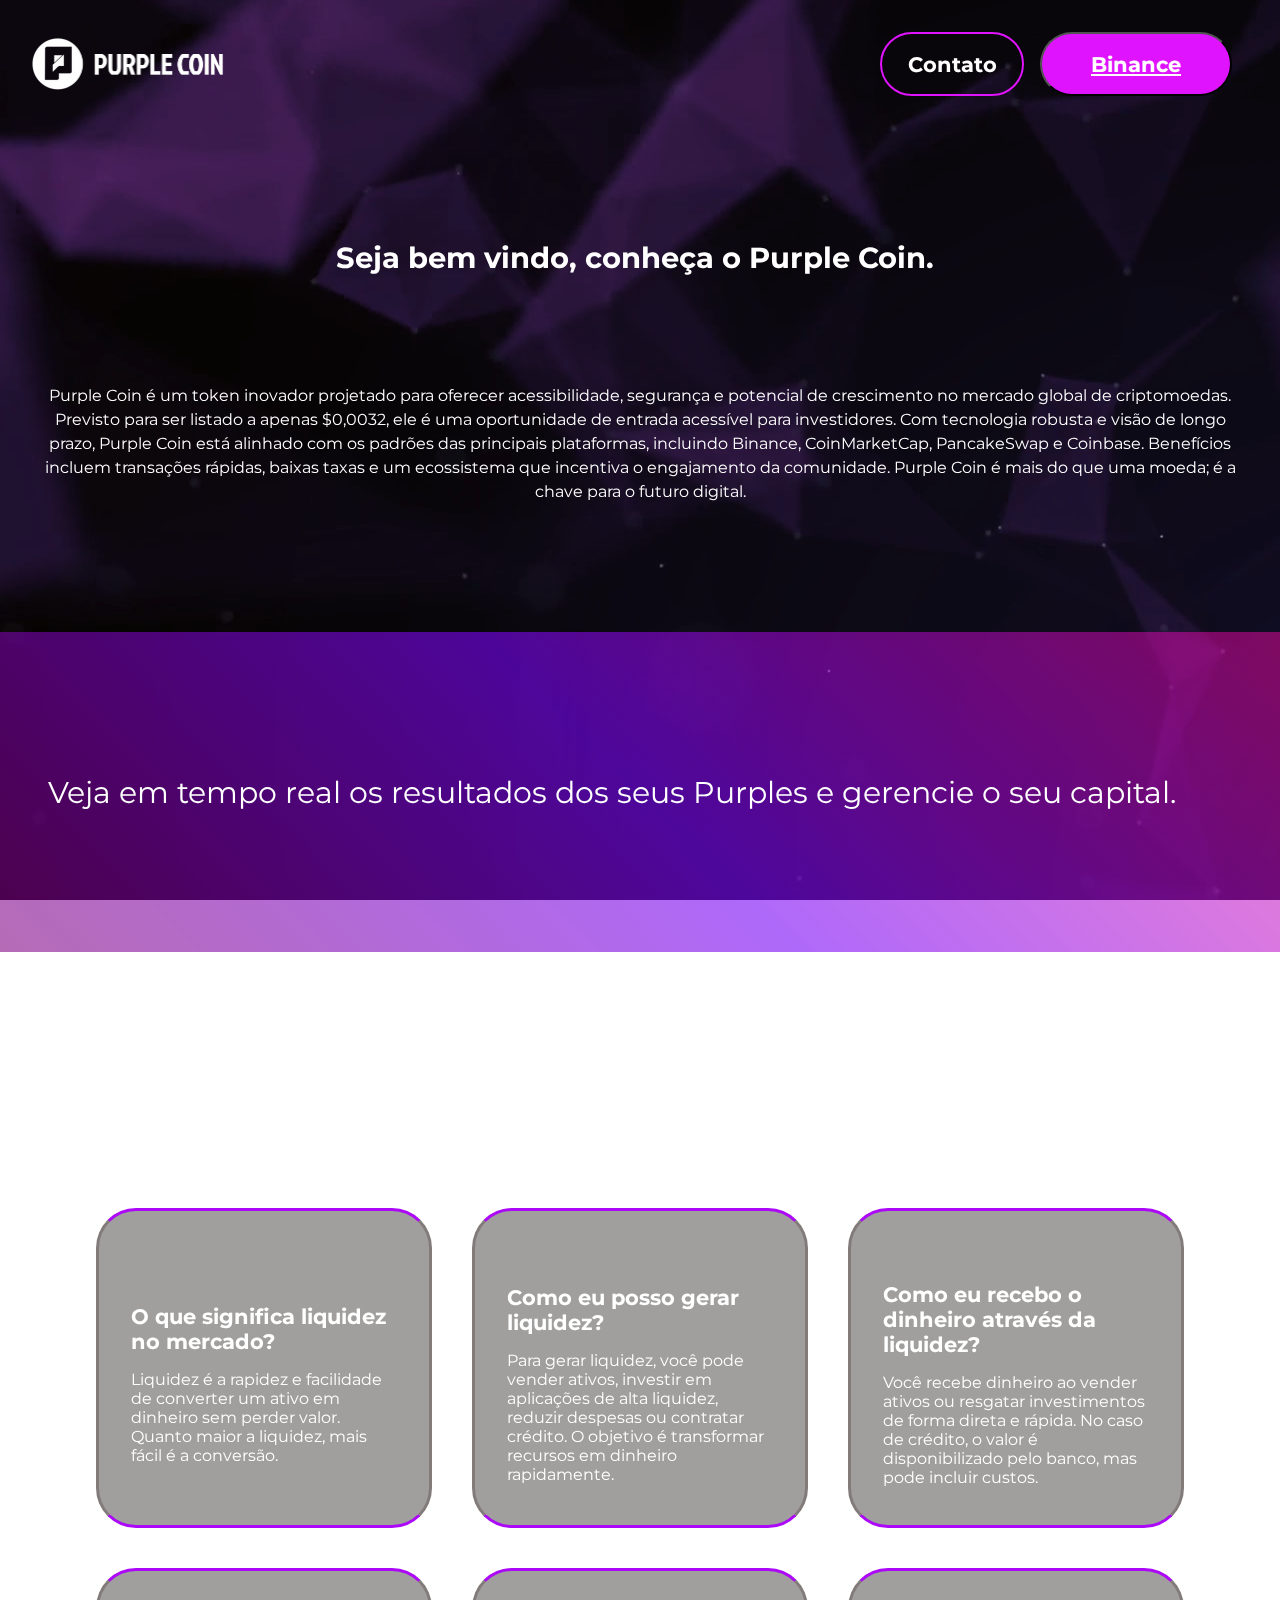
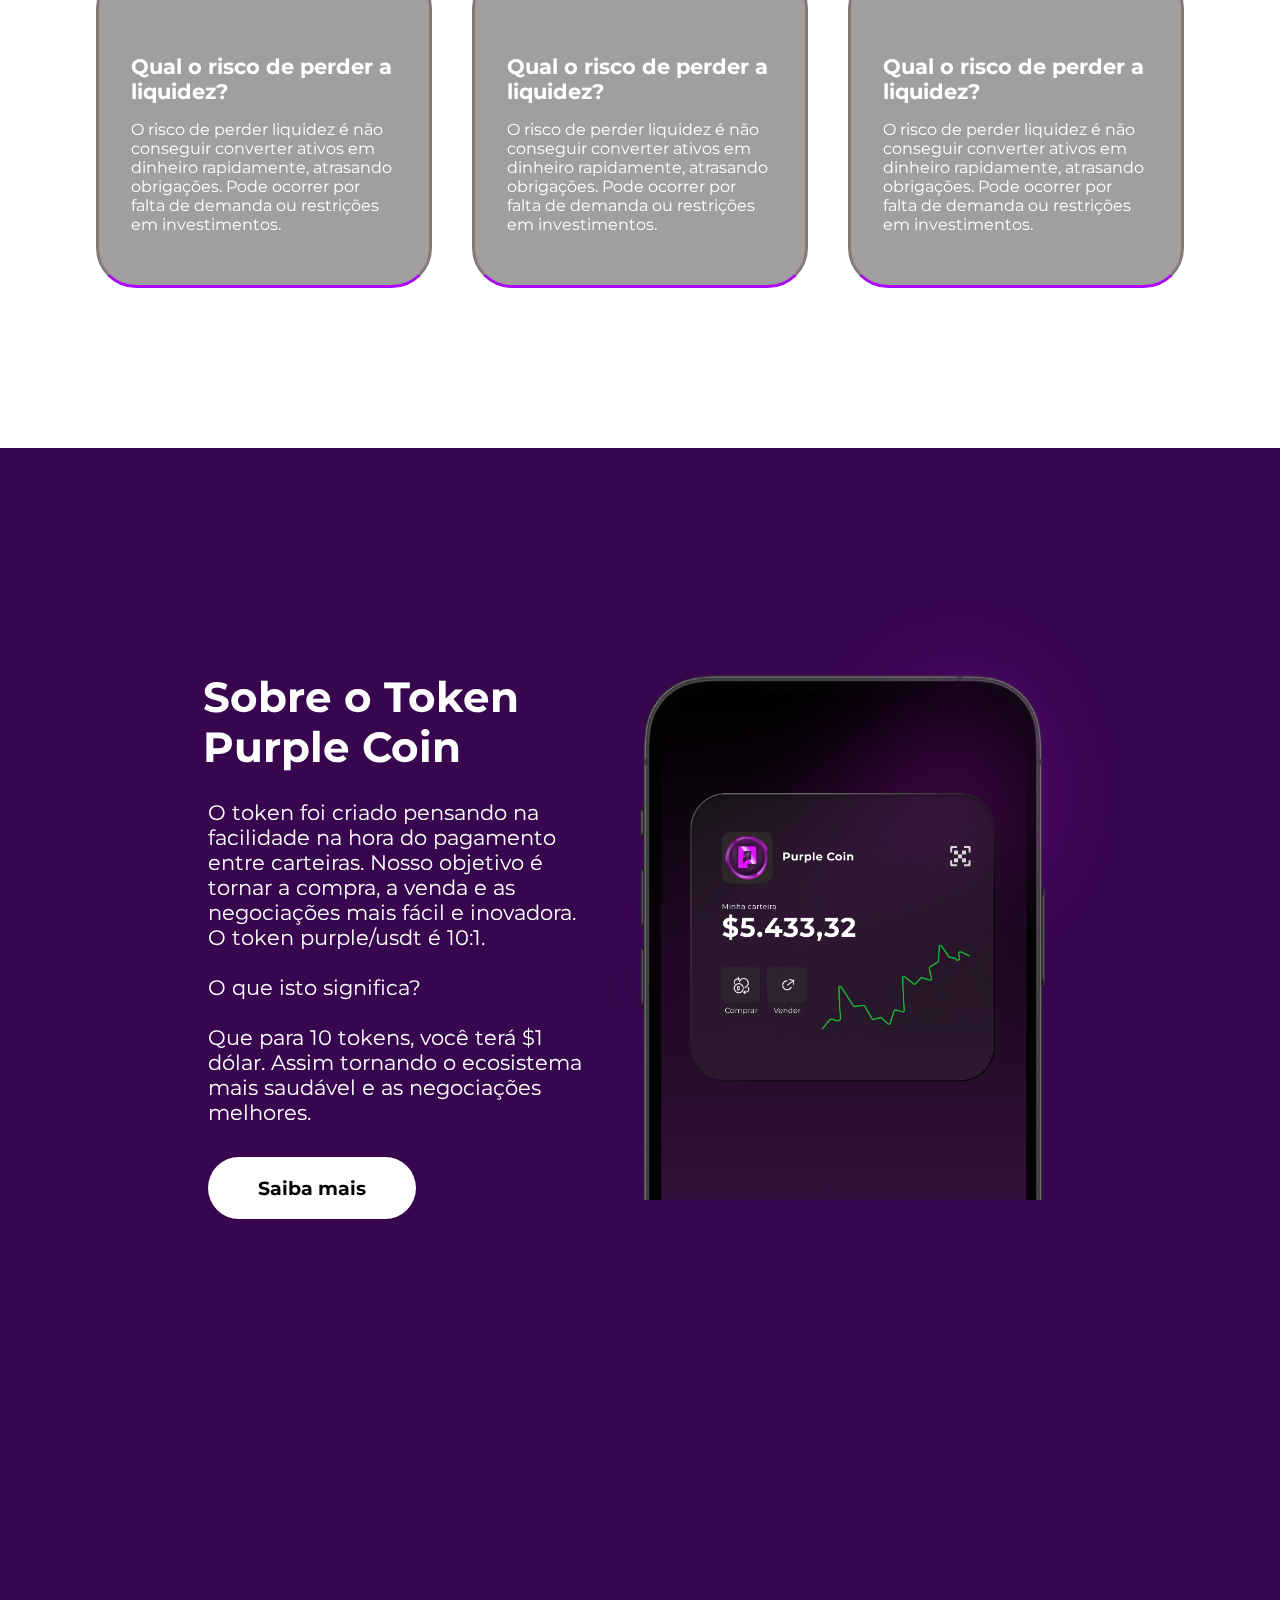
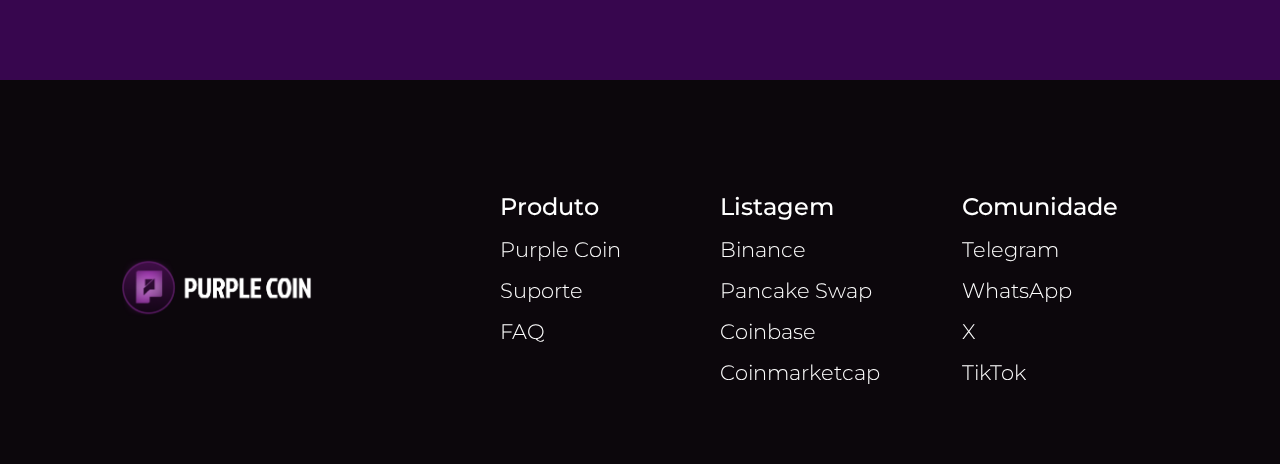
<file: index.html>
<!DOCTYPE html>
<html lang="pt-br">
  <head>
    <meta charset="UTF-8" />
    <meta name="viewport" content="width=device-width, initial-scale=1.0" />
    <title>PurpleCoin - Conheça o novo</title>
    <link rel="stylesheet" href="https://fonts.google.com/" />
  
    <link
      rel="stylesheet"
      href="https://cdnjs.cloudflare.com/ajax/libs/font-awesome/6.6.0/css/all.min.css"
    />
    <link rel="stylesheet" href="styles.css" />
  </head>
<body>
 <!--NAVBAR MOBILE-->
  <header class="navbar-mobile">
    <nav class="navbar">
    <div class="hamburger">
      <div class="line"></div>
      <div class="line"></div>
      <div class="line"></div>
    </div>
    <ul class="nav-links" id="nav-links">
      <li><a href="page2.html">Entrar</a></li>
      <li><a href="https://www.binance.com/pt-BR" target="_blank" rel="Binance">Binance</a></li>
    </ul>
  </nav>
</header>



 <!--NAVBAR DESKTOP-->

    <header>
      <img class="logotipo" src="assets/images/logo-2.png" alt="" />
      <nav class="menu">
        <a href="page2.html">
          <button class="Entrar" target="_blank" rel="Entrar">Contato</button>
        </a>
        <a href="https://www.binance.com/pt-BR" target="_blank" rel="Binance">
            <button class="Binance">Binance</button>
          </a>
        </nav>
        
        
    </header>
       
    <!--BACKGROUND VÍDEO-->
   
    
      <div class="video-container">
        <video autoplay muted loop class="video-background">
          <source
            src="assets/videos/12920678-hd_1920_1080_30fps.mp4"
            type="video/mp4"
          />
          Seu navegador não suporta a tag de vídeo.
        </video>
      </div>
      </div>
  

    <!--MAIN-->

    <section>
      <div class="text-purple"><h3>
        Seja bem vindo, conheça o Purple Coin.</h3>
        </div>
        
      
    <p class="text-introduction">Purple Coin é um token inovador projetado para oferecer 
      acessibilidade, segurança e potencial de crescimento no mercado 
      global de criptomoedas. Previsto para ser listado a apenas $0,0032, 
      ele é uma oportunidade de entrada acessível para investidores. 
      Com tecnologia robusta e visão de longo prazo, Purple Coin está 
      alinhado com os padrões das principais plataformas, incluindo Binance, 
      CoinMarketCap, PancakeSwap e Coinbase. Benefícios incluem transações 
      rápidas, baixas taxas e um ecossistema que incentiva o engajamento 
      da comunidade. Purple Coin é mais do que uma moeda; 
      é a chave para o futuro digital.</p>

      <div class="real-time-all">  
      <h1>Veja em tempo real os resultados dos seus
          Purples  e gerencie
          o seu capital.
        </h1>
        </div>
      </section>

    <section> 
      
      <div class="box-duvidas">
        <div class="duvidas-h1">
        <h1>O que você precisa saber sobre o token: </h1>
      </div> 
      
         <div class="box-caixas">
          <div>
            <h3>O que significa liquidez no mercado?</h3>
            <p>Liquidez é a rapidez e 
            facilidade de converter um ativo em dinheiro sem perder valor. 
            Quanto maior a liquidez, mais fácil é a conversão.</p>
          </div>

          <div>
            <h3>Como eu posso gerar liquidez?</h3>
            <p>
              Para gerar liquidez, você pode vender ativos, 
              investir em aplicações de alta liquidez, 
              reduzir despesas ou contratar crédito. 
              O objetivo é transformar recursos 
              em dinheiro rapidamente.</p>
            </div>

          <div><h3>Como eu recebo o dinheiro através da liquidez?</h3>
          <p>
            Você recebe dinheiro ao vender ativos ou resgatar 
            investimentos de forma direta e rápida. 
            No caso de crédito, o valor é disponibilizado 
            pelo banco, mas pode incluir custos.</p>
          </div>

          <div><h3>Qual o risco de perder a liquidez?</h3>
            <p>
              O risco de perder liquidez é não conseguir converter 
              ativos em dinheiro rapidamente, atrasando obrigações. 
              Pode ocorrer por falta de demanda 
              ou restrições em investimentos.</p>
        </div>

        <div><h3>Qual o risco de perder a liquidez?</h3>
          <p>
            O risco de perder liquidez é não conseguir converter 
            ativos em dinheiro rapidamente, atrasando obrigações. 
            Pode ocorrer por falta de demanda 
            ou restrições em investimentos.</p>
      </div>

      <div><h3>Qual o risco de perder a liquidez?</h3>
        <p>
          O risco de perder liquidez é não conseguir converter 
          ativos em dinheiro rapidamente, atrasando obrigações. 
          Pode ocorrer por falta de demanda 
          ou restrições em investimentos.</p>
    </div>
        </div>
    </section>


    <section>
      <div class="about-purple">
      
       
       <h1>Sobre o Token <br> Purple Coin</h1>
      
       <p>O token foi criado pensando na facilidade
        na hora do pagamento entre carteiras. 
        Nosso objetivo é tornar a compra, a venda 
        e as negociações mais fácil e inovadora.
        O token purple/usdt é 10:1. <br><br>
        O que isto significa? <br><br>
        Que para 10 tokens, você terá $1 dólar. 
        Assim tornando o ecosistema mais 
        saudável e as negociações melhores.</p>

        <img src="assets/images/smartphone-2.png" alt="">
        <div><button class="btn-about">Saiba mais</button>

</div>
  </div>
    </div>
   
    
    </section>

      
    <!--footer-->
    <footer>
      
      <div class="footer-all">
        <img class="logotipo-footer" src="assets/images/logo.png" alt="imagem não disponível" />
       

        <div class="procuct">
          <p>Produto</p>
          <a href="#">Purple Coin</a>
          <a href="#">Suporte</a>
          <a href="#">FAQ</a>
        </div>

        <div class="Listing">
          <p>Listagem</p>
          <a href="#">Binance</a>
          <a href="#">Pancake Swap</a>
          <a href="#">Coinbase</a>
          <a href="#">Coinmarketcap</a>
        </div>
        <div>

        </div>
   
       
      <div class="community">
        <p>Comunidade</p>
          <a href="#">Telegram</a>
          <a href="#">WhatsApp</a>
          <a href="#">X</a>
          <a href="#">TikTok</a>
        </div>      
      </div>
      
    </footer>
    <script>
      const navBar = document.getElementById ("hamburger");
      const hamburger = document.querySelector('.hamburger')
      const navLinks = document.querySelector('.nav-links')
      
      hamburger.addEventListener('click', () => {
        hamburger.classList.toggle('active');
        navLinks.classList.toggle('active');
      })
      
     
      </script>
  </body>
</html>

<!--PARA SUBIR PARA O REPOSITÓRIO: 
GIT ADD. 
GIT STATUS
GIT COMMIT -M "ALTERAÇÃO"
GIT PUSH ORIGIN CONFIGURACOES-GERAIS
(TUDO EM MINÚSCULO)-->
</file>
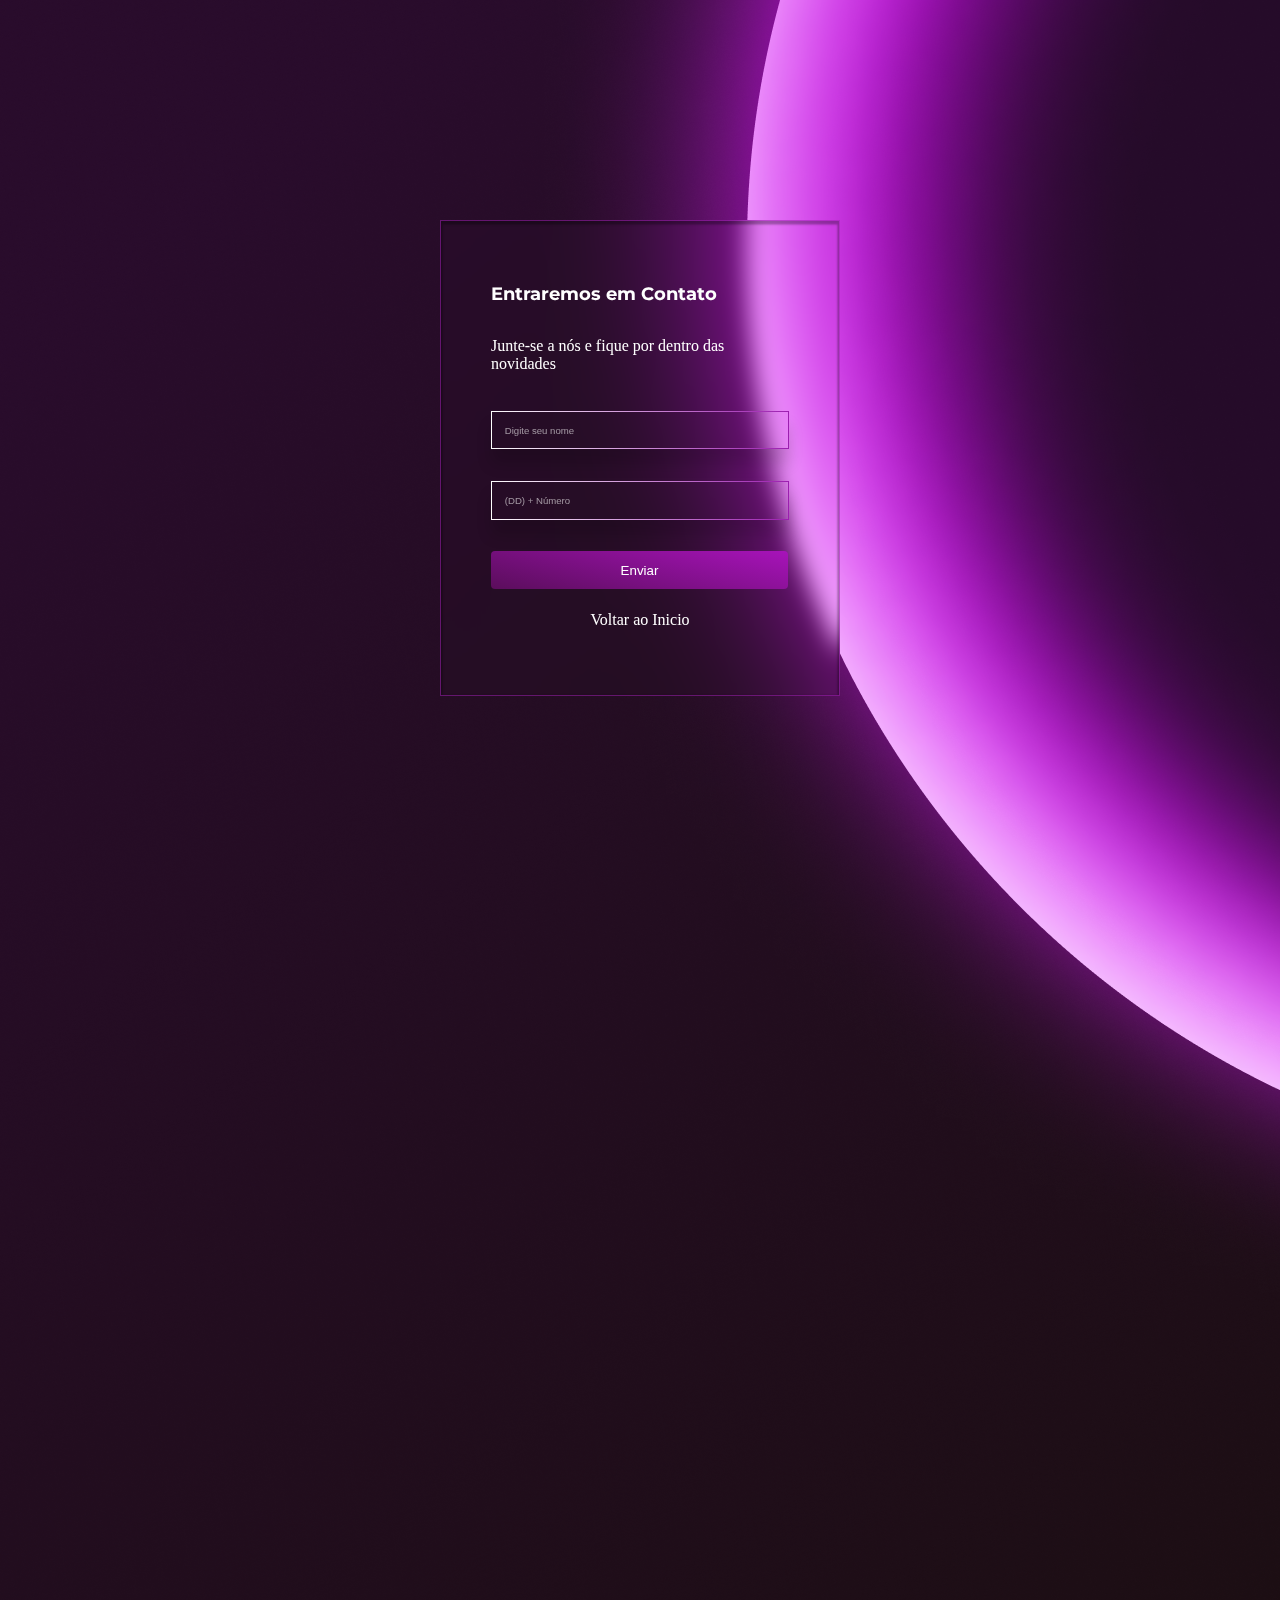
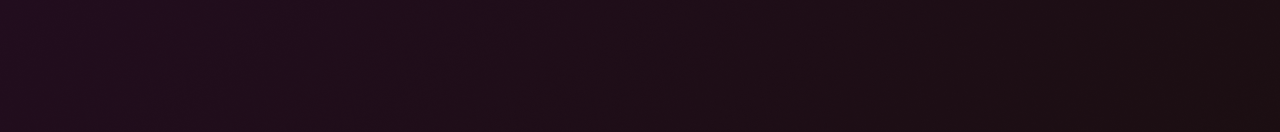
<file: page2.html>
<!DOCTYPE html>
<html lang="en">
  <head>
    <meta charset="UTF-8" />
    <meta name="viewport" content="width=device-width, initial-scale=1.0" />
    <title>Page Entrar</title>
    <link rel="stylesheet" href="page2.css" />
  </head>
  <body>
    <div class="elements-form">
      <div class="inputs">
        <h1 class="text1">Entraremos em Contato</h1>
        <p>Junte-se a nós e fique por dentro das novidades</p>
        <input type="text" placeholder="Digite seu nome" />
        <input
          type="tel"
          id="phone"
          name="phone"
          placeholder="(DD) + Número"
          pattern="\(\d{2}\)\s\d{5}-\d{4}"
        />
        <button type="button">Enviar</button>
        <a href="index.html">
          <p class="voltar">Voltar ao Inicio</p>
        </a>
      </div>
      <img
        class="background-page2"
        src="assets/images/background-page2.png"
        alt=""
      />
    </div>
    <script src="pageCantado.js" defer></script>
  </body>
</html>

<!--PARA SUBIR PARA O REPOSITÓRIO: 
GIT ADD. 
GIT STATUS
GIT COMMIT -M "ALTERAÇÃO"
GIT PUSH ORIGIN CONFIGURACOES-GERAIS
(TUDO EM MINÚSCULO)-->
</file>
<file: styles.css>
@charset "UTF-8";
@import url("https://fonts.googleapis.com/css2?family=Montserrat:ital,wght@0,100..900;1,100..900&family=Poppins:ital,wght@0,100;0,200;0,300;0,400;0,500;0,600;0,700;0,800;0,900;1,100;1,200;1,300;1,400;1,500;1,600;1,700;1,800;1,900&display=swap");
@import url("https://fonts.googleapis.com/css2?family=Jockey+One&family=Montserrat:ital,wght@0,100..900;1,100..900&family=Poppins:ital,wght@0,100;0,200;0,300;0,400;0,500;0,600;0,700;0,800;0,900;1,100;1,200;1,300;1,400;1,500;1,600;1,700;1,800;1,900&display=swap");

* {
  margin: 0;
  padding: 0;
  box-sizing: border-box;
  list-style: none;
  zoom: 100%;
  background-color: hsla(0, 0%, 0%, 0);
  font-family: "Montserrat";
}

body,
ul,
li,
a {
  list-style: none;
  overflow-x: hidden;
  font-size: 1rem;
  color: #fff;
  
}

/*header, butões e logotipo Mobile */

.navbar {
  display: flex;
  justify-content: space-between;
  align-items: center;
  padding: 1rem;
  margin: -1rem 0 0 14rem;
  background-color: transparent;
  color: white;
}

.nav-links {
  align-items: start;
  display: none; /* Esconde o menu por padrão */
  flex-direction: column;
  position: absolute;
  top: 60px;
  right: 10px;
  background: transparent;
  border-radius: 5px;
  box-shadow: transparent;
  z-index: 10;
}

.nav-links.active {
  display: flex; /* Mostra o menu quando ativo */
}

.nav-links li {
  padding: 10px;
  text-align: right;
}

.nav-links a {
  color: white;
  font-size: 1rem;
}

/* Hamburger */
.hamburger {
  cursor: pointer;
  display: flex;
  flex-direction: column;
  gap: 5px;
}

.hamburger .line {
  width: 25px;
  height: 3px;
  background: rgb(255, 8, 214);
  border-radius: 2px;
  transition: 0.3s;
}

/* Animação de hambúrguer ativo */
.hamburger.active .line:nth-child(1) {
  transform: rotate(45deg) translate(5px, 5px);
}

.hamburger.active .line:nth-child(2) {
  opacity: 0;
}

.hamburger.active .line:nth-child(3) {
  transform: rotate(-45deg) translate(5px, -5px);
}

.logotipo {
  margin: -14.5rem 0 0 -1rem;
  padding: 0;
  width: 20rem;
  cursor: pointer;
}

/*header, butões e logotipo desktop */

nav {
  display: none;
  gap: 1rem;
}

button {
  border-radius: 3.125rem;
  padding: 0.75rem 1.25rem;
  font-family: "Montserrat", sans-serif;
  font-size: 1.2rem;
  cursor: pointer;
  font-weight: bold;
  transition: all 0.3s ease;
}

.Entrar {
  font-size: 1.7rem;
  border: 2px solid rgba(224, 19, 255, 1);
  background-color: transparent;
  color: #ffffff;
  width: 12rem;
  height: 4rem;
}

.Entrar:hover {
  box-shadow: 0 0 10px 3px rgba(224, 19, 255, 1);
  text-shadow: 0 0 5px rgba(224, 19, 255, 1), 0 0 10px rgba(224, 19, 255, 1);
}

.Binance:hover {
  background-color: rgba(224, 19, 255, 0.76);
}

header {
  display: flex;
  justify-content: space-between;
  align-items: center;
  padding: 3rem;
  gap: 2rem;
}

.logotipo {
  width: 7rem;
  cursor: pointer;
}

.Binance {
  font-size: 1.7rem;
  text-decoration: none;
  color: #fff;
  background-color: rgb(224, 19, 255);

  width: 17rem;
  height: 4rem;
  display: flex;
  align-items: center;
  justify-content: center;
}
.text-purple h3 {
  padding: 1rem 2rem;
  display: flex;
  text-align: center;
  margin-left: -0.9rem;
  margin-top: 3rem;
  font-family: "Montserrat";
  font-size: 1.8rem;
}

.text-introduction {
  display: flex;
  text-align: center;
  line-height: 1.5rem;
  width: 100%;
  font-size: 1rem;
  padding: 2rem;
  margin-top: 10rem;
}

/*vídeo background*/

.video-container {
  position: fixed;
  top: 0;
  left: 0;
  width: 100%;
  height: 100%;
  overflow: hidden;
  z-index: -1;
}

.video-background {
  display: flex;
  position: absolute;
  top: 50%;
  left: 50%;
  min-width: 100%;
  min-height: 100%;
  width: auto;
  height: auto;
  transform: translate(-50%, -50%);
}

/*box texto em tempo real */

/*tempo-real*/

.real-time-all h1 {
  font-weight: 400;
  margin: 6rem 0;
  padding: 3rem;
  align-items: center;
  font-size: 1.9rem;
  background-image: linear-gradient(
    45deg,
    rgba(128, 0, 128, 0.581),
    rgba(122, 6, 246, 0.603),
    rgba(236, 8, 160, 0.504)
  );
  width: 100%;
  height: 20rem;
}

/*Dúvidas*/

.box-duvidas {
  justify-content: center;
  padding-top: 20rem;
  display: grid;
  align-items: center;
}

div h1 {
  padding: 4rem;
  position: absolute;
  text-align: center;
  font-size: 1.8rem;
  font-family: "Montserrat";
  margin: 10rem -10rem 49rem 68rem;
  width: 30rem;
  display: flex;
}

.box-caixas {
  margin-top: -51rem;
  padding: 73rem;
  grid-column: auto;
  display: grid;
  flex-direction: column;
  grid-template-columns: 1fr;
  gap: 40px;
  justify-content: center;
  align-items: center;
  width: 100%;
}

.box-caixas div {
  border-color: #ac08f8 rgba(49, 26, 22, 0.268);
  border-style: solid;
  padding: 1rem;
  display: flex;
  background-color: rgba(74, 72, 70, 0.524);
  width: 21rem;
  height: 20rem;
  border-radius: 40px;
  flex-direction: column;
  justify-content: center;
}

.box-caixas div p {
  margin-top: 1rem;
  text-align: start;
  font-size: 1rem;
  margin: 1rem;
}

.box-caixas div h3 {
  font-size: 1.3rem;
  text-align: start;
  padding-top: 3rem;
  margin: 0px 1rem;
}

/*Sobre a Purple Coin*/

.about-purple {
  padding: 4rem;
  display: flex;
  margin-top: -63rem;
  align-items: center;
  flex-direction: column;
  background-color: #37064e;
  height: 77rem;
  width: 100%;
}

.about-purple h1 {
  display: flex;
  width: 100%;
  padding: 1rem;
  margin-left: -9rem;
  margin-top: -4rem;
  font-size: 2.6rem;
  text-align: center;
}
.about-purple p {
  padding: 0;
  margin-top: 6rem;
  margin-left: -1rem;
  font-size: 1.3rem;
  width: 100%;
  text-align: center;
}

.about-purple img {
  position: absolute;
  display: flex;
  width: 30rem;
  height: 30rem;
  margin-top: 35.4rem;
  margin-left: 0rem;
}

.btn-about {
  position: absolute;
  padding: 1.2rem;
  border-radius: 80px;
  font-size: 1.5rem;
  text-align: center;
  justify-content: center;
  display: flex;
  margin-left: -9.4rem;
  margin-top: 24rem;
  border-style: none;
  background-color: #fff;
  width: 19rem;
  height: 9;
  cursor: pointer;
}

.btn-about:hover {
  background-color: purple;
  color: #fff;
}

/*footer*/

.footer-all {
  padding: 2rem;
  display: flex;
  flex-direction: row;
  justify-content: space-around;
  text-decoration: none;
  list-style: none;
  color: #fff;
  font-family: "Montserrat";
  font-size: 4rem;
  margin-left: -40rem;
  margin-top: -33rem;
}

.logotipo-footer {
  display: flex;
  width: 10rem;
  transform: translateX(-50%);
  margin-top: 32rem;
  margin-left: 43rem;
  cursor: pointer;
}

.procuct {
  display: flex;
  flex-direction: column;
  margin-left: 39rem;
  margin-top: 38rem;
  position: absolute;
  font-size: 2.3rem;
  font-weight: 500;

  & a {
    display: none;
    text-decoration: none; /* Remove o sublinhado */
    color: inherit; /* Faz com que o link herde a cor do texto do elemento pai */
    padding-top: 1rem;
    font-size: 1.8rem;
    font-weight: 300;
  }
}

.Listing {
  display: flex;
  flex-direction: column;
  margin-left: 40rem;
  margin-top: 42rem;
  position: absolute;
  font-size: 2.3rem;
  font-weight: 500;

  & a {
    display: none;
    text-decoration: none; /* Remove o sublinhado */
    color: inherit; /* Faz com que o link herde a cor do texto do elemento pai */
    padding-top: 1rem;
    font-size: 1.8rem;
    font-weight: 300;
  }
}

.community {
  display: flex;
  flex-direction: column;
  margin-left: 40rem;
  margin-top: 46rem;
  position: absolute;
  font-size: 2.3rem;
  font-weight: 500;

  & a {
    display: none;
    text-decoration: none; /* Remove o sublinhado */
    color: inherit; /* Faz com que o link herde a cor do texto do elemento pai */
    padding-top: 1rem;
    font-size: 1.8rem;
    font-weight: 300;
  }
}

.footer-all::before {
  display: block;
  background-color: rgb(12, 7, 12);
  content: "";
  position: absolute;
  margin-top: 40rem;
  margin-left: 40rem;
  transform: translateX(-50%);
  transform: translateY(-50%);
  width: 100%;
  height: 30rem;
  background-repeat: no-repeat;
  z-index: -1; /* Coloca o fundo atrás do texto */
  opacity: 1; /* Ajusta a opacidade do fundo */

  & img {
    margin-left: 6rem;
  }
}

/*MEDIA QUERIES*/

@media (min-width: 375px) {
  .btn-about {
    position: absolute;
    padding: 1.2rem;
    border-radius: 80px;
    font-size: 1.5rem;
    text-align: center;
    justify-content: center;
    display: flex;
    margin-left: -9.4rem;
    margin-top: 30rem;
    border-style: none;
    background-color: #fff;
    width: 19rem;
    height: 9;
    cursor: pointer;
  }

  .btn-about:hover {
    background-color: purple;
    color: #fff;
  }

  .navbar {
    display: flex;
    justify-content: space-between;
    align-items: center;
    padding: 1rem;
    margin: -1rem 0 0 15rem;
    background-color: transparent;
    color: white;
  }

  .nav-links {
    align-items: start;
    display: none; /* Esconde o menu por padrão */
    flex-direction: column;
    position: absolute;
    top: 60px;
    right: 10px;
    background: transparent;
    border-radius: 5px;
    box-shadow: transparent;
    z-index: 10;
  }

  .nav-links.active {
    display: flex; /* Mostra o menu quando ativo */
  }

  .nav-links li {
    padding: 10px;
    text-align: right;
  }

  .nav-links a {
    color: white;
    font-size: 1rem;
  }

  /* Hamburger */
  .hamburger {
    cursor: pointer;
    display: flex;
    flex-direction: column;
    gap: 5px;
  }

  .hamburger .line {
    width: 25px;
    height: 3px;
    background: rgb(255, 8, 214);
    border-radius: 2px;
    transition: 0.3s;
  }

  /* Animação de hambúrguer ativo */
  .hamburger.active .line:nth-child(1) {
    transform: rotate(45deg) translate(5px, 5px);
  }

  .hamburger.active .line:nth-child(2) {
    opacity: 0;
  }

  .hamburger.active .line:nth-child(3) {
    transform: rotate(-45deg) translate(5px, -5px);
  }
}

@media (min-width: 390px) {
  .navbar {
    display: flex;
    justify-content: space-between;
    align-items: center;
    padding: 1rem;
    margin: -1rem 0 0 16rem;
    background-color: transparent;
    color: white;
  }

  .nav-links {
    align-items: start;
    display: none; /* Esconde o menu por padrão */
    flex-direction: column;
    position: absolute;
    top: 60px;
    right: 10px;
    background: transparent;
    border-radius: 5px;
    box-shadow: transparent;
    z-index: 10;
  }

  .nav-links.active {
    display: flex; /* Mostra o menu quando ativo */
  }

  .nav-links li {
    padding: 10px;
    text-align: right;
  }

  .nav-links a {
    color: white;
    font-size: 1rem;
  }

  /* Hamburger */
  .hamburger {
    cursor: pointer;
    display: flex;
    flex-direction: column;
    gap: 5px;
  }

  .hamburger .line {
    width: 25px;
    height: 3px;
    background: rgb(255, 8, 214);
    border-radius: 2px;
    transition: 0.3s;
  }
}

@media (min-width: 414px) {
  .about-purple h1 {
    display: flex;
    width: 100%;
    padding: 2rem;
    margin-left: -8rem;
    margin-top: -4rem;
    font-size: 2.6rem;
    text-align: center;
  }

  .about-purple p {
    padding: 0;
    margin-top: 10rem;
    margin-left: -1rem;
    font-size: 1.3rem;
    width: 100%;
    text-align: center;
  }

  .btn-about {
    position: absolute;
    padding: 1.2rem;
    border-radius: 80px;
    font-size: 1.5rem;
    text-align: center;
    justify-content: center;
    display: flex;
    margin-left: -9.4rem;
    margin-top: 29rem;
    border-style: none;
    background-color: #fff;
    width: 19rem;
    height: 9;
    cursor: pointer;
  }

  .btn-about:hover {
    background-color: purple;
    color: #fff;
  }

  .navbar {
    display: flex;
    justify-content: space-between;
    align-items: center;
    padding: 1rem;
    margin: -1rem 0 0 18rem;
    background-color: transparent;
    color: white;
  }

  .nav-links {
    align-items: start;
    display: none; /* Esconde o menu por padrão */
    flex-direction: column;
    position: absolute;
    top: 60px;
    right: 10px;
    background: transparent;
    border-radius: 5px;
    box-shadow: transparent;
    z-index: 10;
  }

  .nav-links.active {
    display: flex; /* Mostra o menu quando ativo */
  }

  .nav-links li {
    padding: 10px;
    text-align: right;
  }

  .nav-links a {
    color: white;
    font-size: 1rem;
  }

  /* Hamburger */
  .hamburger {
    cursor: pointer;
    display: flex;
    flex-direction: column;
    gap: 5px;
  }

  .hamburger .line {
    width: 25px;
    height: 3px;
    background: rgb(255, 8, 214);
    border-radius: 2px;
    transition: 0.3s;
  }

  /* Animação de hambúrguer ativo */
  .hamburger.active .line:nth-child(1) {
    transform: rotate(45deg) translate(5px, 5px);
  }

  .hamburger.active .line:nth-child(2) {
    opacity: 0;
  }

  .hamburger.active .line:nth-child(3) {
    transform: rotate(-45deg) translate(5px, -5px);
  }
}

@media (min-width: 428px) {
  .navbar {
    display: flex;
    justify-content: space-between;
    align-items: center;
    padding: 1rem;
    margin: -1rem 0 0 19rem;
    background-color: transparent;
    color: white;
  }

  .nav-links {
    align-items: start;
    display: none; /* Esconde o menu por padrão */
    flex-direction: column;
    position: absolute;
    top: 60px;
    right: 10px;
    background: transparent;
    border-radius: 5px;
    box-shadow: transparent;
    z-index: 10;
  }

  .nav-links.active {
    display: flex; /* Mostra o menu quando ativo */
  }

  .nav-links li {
    padding: 10px;
    text-align: right;
  }

  .nav-links a {
    color: white;
    font-size: 1rem;
  }

  /* Hamburger */
  .hamburger {
    cursor: pointer;
    display: flex;
    flex-direction: column;
    gap: 5px;
  }

  .hamburger .line {
    width: 25px;
    height: 3px;
    background: rgb(255, 8, 214);
    border-radius: 2px;
    transition: 0.3s;
  }
}
.text-purple h3 {
  padding: 1rem 2rem;
  display: flex;
  text-align: center;
  margin-left: -0.19rem;
  margin-top: 3rem;
  font-family: "Montserrat";
  font-size: 1.8rem;
}

@media (min-width: 760px) {
  /*header, butões e logotipo Mobile */

  .navbar {
    display: none;
    justify-content: space-between;
    align-items: center;
    padding: 1rem;
    margin: -1rem 0 0 14rem;
    background-color: transparent;
    color: white;
  }

  .nav-links {
    align-items: start;
    display: none; /* Esconde o menu por padrão */
    flex-direction: column;
    position: absolute;
    top: 60px;
    right: 10px;
    background: transparent;
    border-radius: 5px;
    box-shadow: transparent;
    z-index: 10;
  }

  .nav-links.active {
    display: flex; /* Mostra o menu quando ativo */
  }

  .nav-links li {
    padding: 10px;
    text-align: right;
  }

  .nav-links a {
    color: white;
    font-size: 1rem;
  }

  /* Hamburger */
  .hamburger {
    cursor: pointer;
    display: flex;
    flex-direction: column;
    gap: 5px;
  }

  .hamburger .line {
    width: 25px;
    height: 3px;
    background: rgb(255, 8, 214);
    border-radius: 2px;
    transition: 0.3s;
  }

  /* Animação de hambúrguer ativo */
  .hamburger.active .line:nth-child(1) {
    transform: rotate(45deg) translate(5px, 5px);
  }

  .hamburger.active .line:nth-child(2) {
    opacity: 0;
  }

  .hamburger.active .line:nth-child(3) {
    transform: rotate(-45deg) translate(5px, -5px);
  }

  .logotipo {
    margin: -14.5rem 0 0 -1rem;
    padding: 0;
    width: 20rem;
    cursor: pointer;
  }

  /*header, butões e logotipo desktop */

  nav {
    margin-top: -10rem;
    display: flex;
    gap: 1rem;
  }

  button {
    border-radius: 3.125rem;
    padding: 0.75rem 1.25rem;
    font-family: "Montserrat", sans-serif;
    font-size: 1.2rem;
    cursor: pointer;
    font-weight: bold;
    transition: all 0.3s ease;
  }

  .Entrar {
    font-size: 1.3rem;
    border: 2px solid rgba(224, 19, 255, 1);
    background-color: transparent;
    color: #ffffff;
    width: 9rem;
    height: 4rem;
  }

  .Entrar:hover {
    box-shadow: 0 0 10px 3px rgba(224, 19, 255, 1);
    text-shadow: 0 0 5px rgba(224, 19, 255, 1), 0 0 10px rgba(224, 19, 255, 1);
  }

  .Binance:hover {
    background-color: rgba(224, 19, 255, 0.76);
  }

  header {
    display: flex;
    justify-content: space-between;
    align-items: center;
    padding: 3rem;
    gap: 2rem;
  }

  .logotipo {
    width: 12rem;
    cursor: pointer;
    margin-top: -10rem;
  }

  .Binance {
    font-size: 1.3rem;
    text-decoration: none;
    color: #fff;
    background-color: rgb(224, 19, 255);

    width: 12rem;
    height: 4rem;
    display: flex;
    align-items: center;
    justify-content: center;
  }

  .text-purple h3 {
    position: absolute;
    padding: 1rem 5rem;
    display: flex;
    text-align: center;
    margin-left: -0.1rem;
    margin-top: -7rem;
    font-family: "Montserrat";
    font-size: 1.8rem;
  }

  /*Dúvidas*/

  .box-duvidas {
    justify-content: center;
    padding-top: 20rem;
    display: grid;
    align-items: center;
  }

  div h1 {
    padding: 2rem;
    position: absolute;
    text-align: center;
    font-size: 2rem;
    font-family: "Montserrat";
    margin: 10rem -10rem 49rem 79rem;
    width: 30rem;
    display: flex;
  }

  .box-caixas {
    margin-top: -51rem;
    padding: 73rem;
    grid-column: auto;
    display: grid;
    flex-direction: column;
    grid-template-columns: repeat(2, 1fr);
    gap: 40px;
    justify-content: center;
    align-items: center;
    width: 100%;
  }

  .box-caixas div {
    border-color: #ac08f8 rgba(49, 26, 22, 0.268);
    border-style: solid;
    padding: 1rem;
    display: flex;
    background-color: rgba(74, 72, 70, 0.524);
    width: 21rem;
    height: 20rem;
    border-radius: 40px;
    flex-direction: column;
    justify-content: center;
  }

  .box-caixas div p {
    margin-top: 1rem;
    text-align: start;
    font-size: 1rem;
    margin: 1rem;
  }

  .box-caixas div h3 {
    font-size: 1.3rem;
    text-align: start;
    padding-top: 3rem;
    margin: 0px 1rem;
  }
}

@media (min-width: 765px) {
  .about-purple h1 {
    display: flex;
    width: 100%;
    padding: 0;
    margin-left: 0;
    margin-top: 2rem;
    font-size: 2.6rem;
    text-align: start;
  }

  .about-purple p {
    padding: 4rem;
    margin-top: 6rem;
    margin-left: -15.7rem;
    font-size: 1.3rem;
    width: 30rem;
    text-align: start;
  }

  .about-purple img {
    padding: 4rem;
    position: absolute;
    display: flex;
    width: 50rem;
    height: 50rem;
    margin-top: 27rem;
    margin-left: 20rem;
  }

  .btn-about {
    position: absolute;
    padding: 1.2rem;
    border-radius: 80px;
    font-size: 1.2rem;
    text-align: center;
    justify-content: center;
    display: flex;
    margin-left: -19rem;
    margin-top: -2rem;
    border-style: none;
    background-color: #fff;
    width: 10rem;
    height: 5;
    cursor: pointer;
  }

  .btn-about:hover {
    background-color: purple;
    color: #fff;
  }

  .footer-all {
    padding: 2rem;
    display: flex;
    flex-direction: row;
    justify-content: space-around;
    text-decoration: none;
    list-style: none;
    color: #fff;
    font-family: "Montserrat";
    margin-left: -40rem;
    margin-top: -33rem;
  }

  .logotipo-footer {
    display: flex;
    width: 12rem;
    transform: translateX(-50%);
    margin-top: 33rem;
    margin-left: 40rem;
    cursor: pointer;
  }

  .procuct {
    display: flex;
    flex-direction: column;
    margin-left: 10rem;
    margin-top: 40rem;
    position: absolute;
    font-size: 2rem;
    font-weight: 500;

    & a {
      display: flex;
      text-decoration: none; /* Remove o sublinhado */
      color: inherit; /* Faz com que o link herde a cor do texto do elemento pai */
      padding-top: 1rem;
      font-size: 1.3rem;
      font-weight: 300;
    }
  }

  .Listing {
    display: flex;
    flex-direction: column;
    margin-left: 36rem;
    margin-top: 40rem;
    position: absolute;
    font-size: 2rem;
    font-weight: 500;

    & a {
      display: flex;
      text-decoration: none; /* Remove o sublinhado */
      color: inherit; /* Faz com que o link herde a cor do texto do elemento pai */
      padding-top: 1rem;
      font-size: 1.3rem;
      font-weight: 300;
    }
  }

  .community {
    display: flex;
    flex-direction: column;
    margin-left: 67rem;
    margin-top: 40rem;
    position: absolute;
    font-size: 2rem;
    font-weight: 500;

    & a {
      display: flex;
      text-decoration: none; /* Remove o sublinhado */
      color: inherit; /* Faz com que o link herde a cor do texto do elemento pai */
      padding-top: 1rem;
      font-size: 1.3rem;
      font-weight: 300;
    }
  }

  .footer-all::before {
    display: block;
    background-color: rgb(12, 7, 12);
    content: "";
    position: absolute;
    margin-top: 40rem;
    margin-left: 40rem;
    transform: translateX(-50%);
    transform: translateY(-50%);
    width: 100%;
    height: 30rem;
    background-repeat: no-repeat;
    z-index: -1; /* Coloca o fundo atrás do texto */
    opacity: 1; /* Ajusta a opacidade do fundo */

    & img {
      margin-left: 6rem;
    }
  }
}

@media (min-width: 1220px) {
  .text-purple h3 {
    padding: 1rem 2rem;
    display: flex;
    text-align: center;
    margin-left: 19rem;
    margin-top: -8rem;
    font-family: "Montserrat";
    font-size: 1.8rem;
  }
  .box-caixas {
    margin-top: -51rem;
    padding: 73rem;
    grid-column: auto;
    display: grid;
    flex-direction: column;
    grid-template-columns: repeat(3, 1fr);
    gap: 40px;
    justify-content: center;
    align-items: center;
    width: 100%;
  }

  div h1 {
    padding: 1rem;
    position: absolute;
    text-align: center;
    font-size: 2rem;
    font-family: "Montserrat";
    margin: 10rem -10rem 49rem 84.3rem;
    width: 50rem;
    display: flex;
  }

  .about-purple h1 {
    display: flex;
    width: 100%;
    padding: 4rem;
    margin-left: 7.4rem;
    margin-top: 6rem;
    font-size: 2.6rem;
    text-align: start;
  }
  .about-purple p {
    padding: 5rem;
    margin-top: 13rem;
    margin-left: -30rem;
    font-size: 1.3rem;
    width: 34rem;
    text-align: start;
  }

  .about-purple img {
    position: absolute;
    display: flex;
    width: 50rem;
    height: 50rem;
    margin-top: -3rem;
    margin-left: 25rem;
  }

  .btn-about {
    position: absolute;
    padding: 1.2rem;
    border-radius: 80px;
    font-size: 1.2rem;
    text-align: center;
    justify-content: center;
    display: flex;
    margin-left: -27rem;
    margin-top: -3rem;
    border-style: none;
    background-color: #fff;
    width: 13rem;
    height: 9;
    cursor: pointer;
  }

  .btn-about:hover {
    background-color: purple;
    color: #fff;
  }

  .footer-all {
    padding: 2rem;
    display: flex;
    flex-direction: row;
    justify-content: space-around;
    text-decoration: none;
    list-style: none;
    color: #fff;
    font-family: "Montserrat";
    font-size: 4rem;
    margin-left: -40rem;
    margin-top: -33rem;
  }

  .logotipo-footer {
    display: flex;
    width: 12rem;
    transform: translateX(-50%);
    margin-top: 42rem;
    margin-left: 34rem;
    cursor: pointer;
  }

  .procuct {
    display: flex;
    flex-direction: column;
    margin-left: 30rem;
    margin-top: 38rem;
    position: absolute;
    font-size: 1.5rem;
    font-weight: 500;

    & a {
      display: flex;
      text-decoration: none; /* Remove o sublinhado */
      color: inherit; /* Faz com que o link herde a cor do texto do elemento pai */
      padding-top: 1rem;
      font-size: 1.3rem;
      font-weight: 300;
    }
  }

  .Listing {
    display: flex;
    flex-direction: column;
    margin-left: 60rem;
    margin-top: 38rem;
    position: absolute;
    font-size: 1.5rem;
    font-weight: 500;

    & a {
      display: flex;
      text-decoration: none; /* Remove o sublinhado */
      color: inherit; /* Faz com que o link herde a cor do texto do elemento pai */
      padding-top: 1rem;
      font-size: 1.3rem;
      font-weight: 300;
    }
  }

  .community {
    display: flex;
    flex-direction: column;
    margin-left: 90rem;
    margin-top: 38rem;
    position: absolute;
    font-size: 1.5rem;
    font-weight: 500;

    & a {
      display: flex;
      text-decoration: none; /* Remove o sublinhado */
      color: inherit; /* Faz com que o link herde a cor do texto do elemento pai */
      padding-top: 1rem;
      font-size: 1.3rem;
      font-weight: 300;
    }
  }

  .footer-all::before {
    display: block;
    background-color: rgb(12, 7, 12);
    content: "";
    position: absolute;
    margin-top: 40rem;
    margin-left: 40rem;
    transform: translateX(-50%);
    transform: translateY(-50%);
    width: 100%;
    height: 30rem;
    background-repeat: no-repeat;
    z-index: -1; /* Coloca o fundo atrás do texto */
    opacity: 1; /* Ajusta a opacidade do fundo */

    & img {
      margin-left: 6rem;
    }
  }
}

@media (min-width: 1980px) {
  .text-purple h3 {
    padding: 1rem 2rem;
    display: flex;
    text-align: center;
    margin-left: 34rem;
    margin-top: -10rem;
    font-family: "Montserrat";
    font-size: 2.3rem;
  }

  .text-introduction {
    display: flex;
    text-align: center;
    line-height: 1.5rem;
    width: 76rem;
    font-size: 1rem;
    padding: 3rem;
    margin-top: 10rem;
    margin-left: 22rem;
  }

  .real-time-all h1 {
    font-weight: 400;
    margin: 6rem 0;
    padding: 4rem;
    align-items: center;
    justify-content: center;
    font-size: 1.9rem;
    background-image: linear-gradient(
      45deg,
      rgba(128, 0, 128, 0.581),
      rgba(122, 6, 246, 0.603),
      rgba(236, 8, 160, 0.504)
    );
    width: 100%;
    height: 20rem;
  }

  .about-purple {
    padding: 4rem;
    display: flex;
    margin-top: -63rem;
    align-items: center;
    flex-direction: column;
    background-color: #37064e;
    height: 45rem;
    width: 100%;
  }

  .about-purple h1 {
    display: flex;
    width: 100%;
    padding: 1rem;
    margin-left: 43rem;
    margin-top: 5rem;
    font-size: 2.6rem;
    text-align: start;
  }
  .about-purple p {
    padding: 0;
    margin-top: 14rem;
    margin-left: -37rem;
    font-size: 1.3rem;
    width: 30rem;
    text-align: start;
  }

  .about-purple img {
    position: absolute;
    display: flex;
    width: 60rem;
    height: 60rem;
    margin-top: -15rem;
    margin-left: 35rem;
  }

  .btn-about {
    position: absolute;
    padding: 1.2rem;
    border-radius: 80px;
    font-size: 1rem;
    text-align: center;
    justify-content: center;
    display: flex;
    margin-left: -33.4rem;
    margin-top: 2rem;
    border-style: none;
    background-color: #fff;
    width: 19rem;
    height: 9;
    cursor: pointer;
  }

  .btn-about:hover {
    background-color: purple;
    color: #fff;
  }

  nav {
    display: flex;
    gap: 1rem;
  }

  button {
    border-radius: 3.125rem;
    padding: 0.75rem 1.25rem;
    font-family: "Montserrat", sans-serif;
    font-size: 1.2rem;
    cursor: pointer;
    font-weight: bold;
    transition: all 0.3s ease;
  }

  .Entrar {
    padding: 0 0 0 0;
    font-size: 1.2rem;
    border: 2px solid rgba(224, 19, 255, 1);
    background-color: transparent;
    color: #ffffff;
    width: 10rem;
    height: 3rem;
  }

  .Entrar:hover {
    box-shadow: 0 0 10px 3px rgba(224, 19, 255, 1);
    text-shadow: 0 0 5px rgba(224, 19, 255, 1), 0 0 10px rgba(224, 19, 255, 1);
  }

  .Binance:hover {
    background-color: rgba(224, 19, 255, 0.76);
  }

  header {
    display: flex;
    justify-content: space-between;
    align-items: center;
    padding: 3rem;
    gap: 2rem;
  }

  .logotipo {
    width: 13rem;
    cursor: pointer;
  }

  .Binance {
    font-size: 1.2rem;
    text-decoration: none;
    color: #fff;
    background-color: rgb(224, 19, 255);

    width: 14rem;
    height: 3rem;
    display: flex;
    align-items: center;
    justify-content: center;
  }
}

@media (min-width: 2560px) {

  .video-background {
    display: flex;
    position: absolute;
    top: 50%;
    left: 50%;
    min-width: 100%;
    min-height: 100%;
    width: auto;
    height: auto;
    transform: translate(-50%, -50%);
  }

  .text-purple h3 {
    padding: 1rem 2rem;
    display: flex;
    text-align: center;
    margin-left: 62rem;
    margin-top: -10rem;
    font-family: "Montserrat";
    font-size: 2.3rem;
  }

  .text-introduction {
    display: flex;
    text-align: center;
    line-height: 1.5rem;
    width: 76rem;
    font-size: 1rem;
    padding: 3rem;
    margin-top: 10rem;
    margin-left: 50rem;
  }

  .about-purple h1 {
    display: flex;
    width: 100%;
    padding: 1rem;
    margin-left: 97rem;
    margin-top: 5rem;
    font-size: 2.6rem;
    text-align: start;
  }

  .footer-all {
    padding: 2rem;
    display: flex;
    flex-direction: row;
    justify-content: space-around;
    text-decoration: none;
    list-style: none;
    color: #fff;
    font-family: "Montserrat";
    font-size: 4rem;
    margin-left: -40rem;
    margin-top: -33rem;
  }

  .logotipo-footer {
    display: flex;
    width: 12rem;
    transform: translateX(-50%);
    margin-top: 42rem;
    margin-left: 34rem;
    cursor: pointer;
  }

  .procuct {
    display: flex;
    flex-direction: column;
    margin-left: 77rem;
    margin-top: 38rem;
    position: absolute;
    font-size: 1.5rem;
    font-weight: 500;

    & a {
      display: flex;
      text-decoration: none; /* Remove o sublinhado */
      color: inherit; /* Faz com que o link herde a cor do texto do elemento pai */
      padding-top: 1rem;
      font-size: 1.3rem;
      font-weight: 300;
    }
  }

  .Listing {
    display: flex;
    flex-direction: column;
    margin-left: 113rem;
    margin-top: 38rem;
    position: absolute;
    font-size: 1.5rem;
    font-weight: 500;

    & a {
      display: flex;
      text-decoration: none; /* Remove o sublinhado */
      color: inherit; /* Faz com que o link herde a cor do texto do elemento pai */
      padding-top: 1rem;
      font-size: 1.3rem;
      font-weight: 300;
    }
  }

  .community {
    display: flex;
    flex-direction: column;
    margin-left: 150rem;
    margin-top: 38rem;
    position: absolute;
    font-size: 1.5rem;
    font-weight: 500;

    & a {
      display: flex;
      text-decoration: none; /* Remove o sublinhado */
      color: inherit; /* Faz com que o link herde a cor do texto do elemento pai */
      padding-top: 1rem;
      font-size: 1.3rem;
      font-weight: 300;
    }
  }

  .footer-all::before {
    display: block;
    background-color: rgb(12, 7, 12);
    content: "";
    position: absolute;
    margin-top: 40rem;
    margin-left: 40rem;
    transform: translateX(-50%);
    transform: translateY(-50%);
    width: 100%;
    height: 30rem;
    background-repeat: no-repeat;
    z-index: -1; /* Coloca o fundo atrás do texto */
    opacity: 1; /* Ajusta a opacidade do fundo */

    & img {
      margin-left: 6rem;
    }
  }
}
</file>
<file: page2.css>
@import url("https://fonts.googleapis.com/css2?family=Montserrat:ital,wght@0,100..900;1,100..900&family=Poppins:ital,wght@0,100;0,200;0,300;0,400;0,500;0,600;0,700;0,800;0,900;1,100;1,200;1,300;1,400;1,500;1,600;1,700;1,800;1,900&display=swap");

* {
  overflow-y: hidden;
  overflow-x: hidden;
}

.elements-form {
  display: flex;
  justify-content: center;
  align-items: center;
  height: 100vh;
}

.inputs {
  height: 23.39rem;
  width: 298px;
  padding: 3.125rem 3.125rem;
  color: white;
  border-radius: border-box;
  border: 0.068rem solid #9c1eaf87;
  box-shadow: 0rem 0.12rem 0.12rem 0.1rem rgba(0, 0, 0, 0.31) inset;
  backdrop-filter: blur(11.899999618530273px);
  transition: all 0.3s ease;
  display: flex;
  flex-direction: column;
  justify-content: space-between;
}

input {
  padding: 0.8rem;
  margin-bottom: 0.625rem;
  font-size: 0.625rem;
  border: 0.5px solid;
  background-color: transparent;
  border-image: linear-gradient(90deg, #ffffff 0%, #9b1eaf 100%);
  border-image-slice: 3;
  color: rgba(255, 255, 255, 0.161);
  box-shadow: 0 0.9375rem 0.9375rem rgba(0, 0, 0, 0.15);
  margin-top: 1rem;
}

input::placeholder {
  font-size: 0.6rem;
  color: rgba(255, 255, 255, 0.556);
  opacity: 3;
}

button {
  width: 18.5625rem;
  height: 2.38rem;
  gap: 0rem;
  opacity: 0rem;
  padding: 0.625rem;
  border: none;
  border-radius: 0.25rem;
  cursor: pointer;
  background: linear-gradient(194.2deg, #e017ff -73.65%, #550d55 107.28%);
  color: white;
  margin-top: 1rem;
}

button:hover {
  background: #e017ff61;
}

.voltar {
  display: flex;
  justify-content: center;
  align-items: center;
  width: 100%;
  text-align: center;
}

a {
  text-decoration: none;
  color: white;
  transition: all 0.3s ease;
}

a:hover {
  color: white;
  text-shadow: 0 0 5px rgba(224, 19, 255, 0.076), 0 0 10px rgba(224, 19, 255, 1);
}

.text1 {
  font-family: 'Montserrat';
  font-size: 1.1rem;
  justify-content: center;

  & p {
    font-family: 'Montserrat';
  }
}

.background-page2 {
  z-index: -1;
  margin-top: 40rem;
  width: auto;
  z-index: -1;
  content: "";
  position: absolute;
}
</file>
